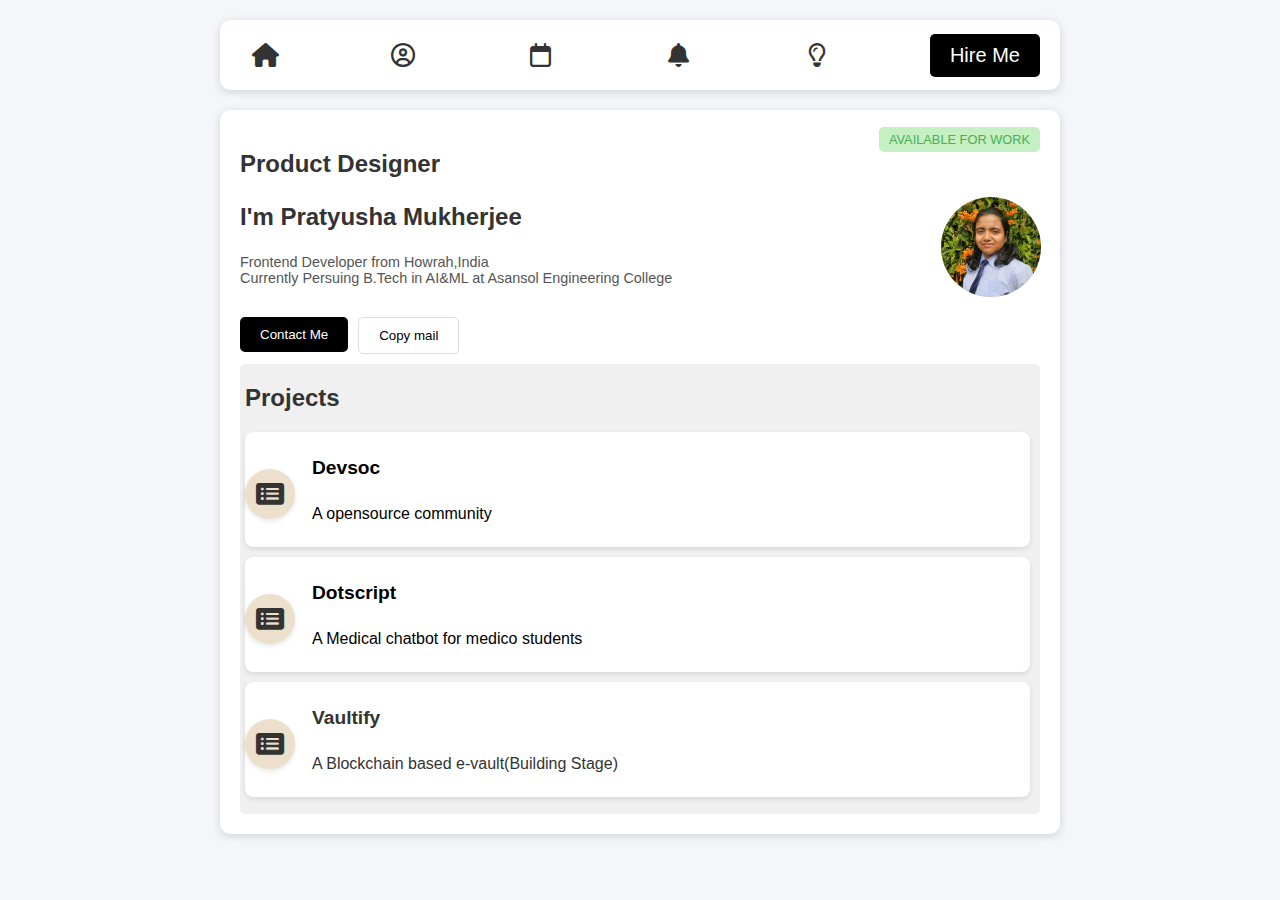
<file: index.html>
<!DOCTYPE html>
<html lang="en">
<head>
    <meta charset="UTF-8">
    <meta name="viewport" content="width=device-width, initial-scale=1.0">
    <title>Home Page</title>
    <link rel="stylesheet" href="https://cdnjs.cloudflare.com/ajax/libs/font-awesome/6.6.0/css/all.min.css">
    <link rel="stylesheet" href="style.css">
    <link rel="icon" type="image/png"  href="favicon.png">
    <script src="index.js" defer></script>
</head>
<body>
    <header>
        <div class="navbar">
            <div class="icons">
                <a href="index.html" target="_self" style="text-decoration: none;" title="Home Page">
                <i class="fa-solid fa-house"></i></a>
            </div>
            <div class="icons">
                <a href="profile.html" target="_self" style="text-decoration: none;" title="profile">
                <i class="fa-regular fa-circle-user"></i> </a>
            </div>
            <div class="icons">
                <a href="project.html" target="_self" style="text-decoration: none;" title="project">
                <i class="fa-regular fa-calendar"></i></a>
            </div>
            <div class="icons">
                <a href="social.html" target="_self" style="text-decoration: none;" title="social">
                <i class="fa-solid fa-bell"></i></a>
            </div>
            <div class="icons">
                <a href="index1.html" target="_self" style="text-decoration: none;" title="Night Mode">
                <i class="fa-regular fa-lightbulb"></i></a>
            </div>
            
           <a href="https://forms.gle/qaMEgGXBGHojqXLF7" target="_blank"> <button class="hire-me">Hire Me</button></a>
        </div>
    </header>

    <main>
        <div class="profile">
            <div class="section1">
                <div class="productdesigner">
                    <h2>Product Designer</h2>
                </div>
                <div class="status">
                    <span class="available">AVAILABLE FOR WORK</span>
                </div>
            </div>
            <div class="profile-header">
                <div class="info">
                    <h1>I'm Pratyusha Mukherjee</h1><br>
                    <p>Frontend Developer from Howrah,India <br>Currently Persuing B.Tech in AI&ML at Asansol Engineering College</p>  
                </div>
                <div class="img">
                <img src="avatar.jpg" alt="Profile Picture" class="avatar"></div>
            </div>
            <div class="profile-actions">
               <a href="https://www.linkedin.com/in/pratyusha-mukherjee-26693b257/"  target="_blank"><button class="btn hire-me-btn">Contact  Me</button></a>
                <button class="btn copy-email-btn"><a href="mailto:mukherjeepratyusha23@gmail.com"  style="text-decoration: none; color:black">Copy mail</a></button>
            </div>
        </div>
        <div class="section2">
        <div class="projectsname">
           <h2>Projects</h2>
           <!-- <button class="btn projects"><b>View all</b><i class="fa-solid fa-arrow-right"></i></button> -->
        </div>
    
        <div class="list">
            <div class="rectangle">
                <div class="iconlist">
                <i class="fa-solid fa-rectangle-list"></i></div>
                <a href="https://devsocofficial.netlify.app/" target="_blank" style="text-decoration: none; color:black">
                <div class="items">
                    <h4>Devsoc</h4>
                    A opensource community</div></a>
                </div>
                 
                <div class="rectangle">
                    <div class="iconlist">
                    <i class="fa-solid fa-rectangle-list"></i></div>
                    <a href="https://dotscript.netlify.app/" target="_blank" style="text-decoration: none; color:black">
                    <div class="items">
                        <h4>Dotscript</h4>
                        A Medical chatbot for medico students</div></a>
                    </div> 
                    
                <div class="rectangle">
                        <div class="iconlist">
                        <i class="fa-solid fa-rectangle-list"></i></div>
                        <div class="items">
                            <h4>Vaultify</h4>
                            A Blockchain based e-vault(Building Stage)</div>
                        </div>
                        
            </div>
        </div>
    </div>
    </main>
    
</body>
</html>
</file>
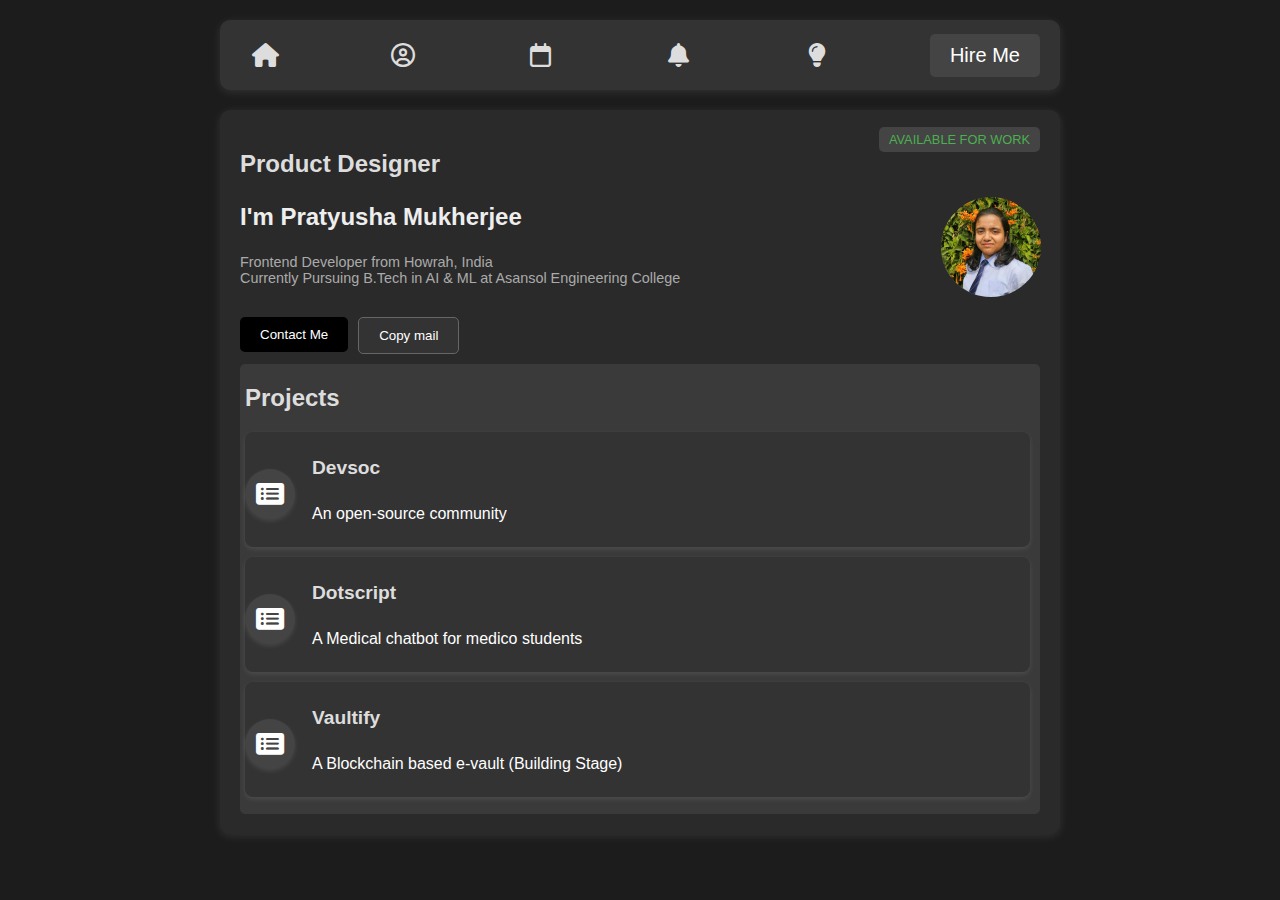
<file: index1.html>
<!DOCTYPE html>
<html lang="en">
<head>
    <meta charset="UTF-8">
    <meta name="viewport" content="width=device-width, initial-scale=1.0">
    <title>Home Page</title>
    <link rel="stylesheet" href="https://cdnjs.cloudflare.com/ajax/libs/font-awesome/6.6.0/css/all.min.css">
    <link rel="stylesheet" href="style1.css">
    <link rel="icon" type="image/png" href="favicon.png">
    <script src="index.js" defer></script>
</head>
<body>
    <header>
        <div class="navbar">
            <div class="icons">
                <a href="index1.html" target="_self" style="text-decoration: none;" title="Home Page">
                    <i class="fa-solid fa-house"></i>
                </a>
            </div>
            <div class="icons">
                <a href="profile1.html" target="_self" style="text-decoration: none;" title="Profile">
                    <i class="fa-regular fa-circle-user"></i>
                </a>
            </div>
            <div class="icons">
                <a href="project1.html" target="_self" style="text-decoration: none;" title="Projects">
                    <i class="fa-regular fa-calendar"></i>
                </a>
            </div>
            <div class="icons">
                <a href="social1.html" target="_self" style="text-decoration: none;" title="Social">
                    <i class="fa-solid fa-bell"></i>
                </a>
            </div>
            <div class="icons">
                <a href="index.html" target="_self" style="text-decoration: none;" >
                <i class="fa-solid fa-lightbulb mode-toggle" title="Day Mode"></i>
            </div></a>
            <a href="https://forms.gle/qaMEgGXBGHojqXLF7" target="_blank">
                <button class="hire-me">Hire Me</button>
            </a>
        </div>
    </header>

    <main>
        <div class="profile">
            <div class="section1">
                <div class="productdesigner">
                    <h2>Product Designer</h2>
                </div>
                <div class="status">
                    <span class="available">AVAILABLE FOR WORK</span>
                </div>
            </div>
            <div class="profile-header">
                <div class="info">
                    <h1>I'm Pratyusha Mukherjee</h1><br>
                    <p>Frontend Developer from Howrah, India<br>Currently Pursuing B.Tech in AI & ML at Asansol Engineering College</p>  
                </div>
                <div class="img">
                    <img src="avatar.jpg" alt="Profile Picture" class="avatar">
                </div>
            </div>
            <div class="profile-actions">
                <a href="https://www.linkedin.com/in/pratyusha-mukherjee-26693b257/" target="_blank">
                    <button class="btn hire-me-btn">Contact Me</button>
                </a>
                <button class="btn copy-email-btn">
                    <a href="mailto:mukherjeepratyusha23@gmail.com" style="text-decoration: none; color: white;">Copy mail</a>
                </button>
            </div>
        </div>
        <div class="section2">
            <div class="projectsname">
                <h2>Projects</h2>
            </div>
            <div class="list">
                <div class="rectangle">
                    <div class="iconlist">
                        <i class="fa-solid fa-rectangle-list"></i>
                    </div>
                    <a href="https://devsocofficial.netlify.app/" target="_blank" style="text-decoration: none; color: white;">
                        <div class="items">
                            <h4>Devsoc</h4>
                            An open-source community
                        </div>
                    </a>
                </div>
                <div class="rectangle">
                    <div class="iconlist">
                        <i class="fa-solid fa-rectangle-list"></i>
                    </div>
                    <a href="https://dotscript.netlify.app/" target="_blank" style="text-decoration: none; color: white;">
                        <div class="items">
                            <h4>Dotscript</h4>
                            A Medical chatbot for medico students
                        </div>
                    </a>
                </div>
                <div class="rectangle">
                    <div class="iconlist">
                        <i class="fa-solid fa-rectangle-list"></i>
                    </div>
                    <div class="items">
                        <h4>Vaultify</h4>
                        A Blockchain based e-vault (Building Stage)
                    </div>
                </div>
            </div>
        </div>
    </main>
</body>
</html>
</file>
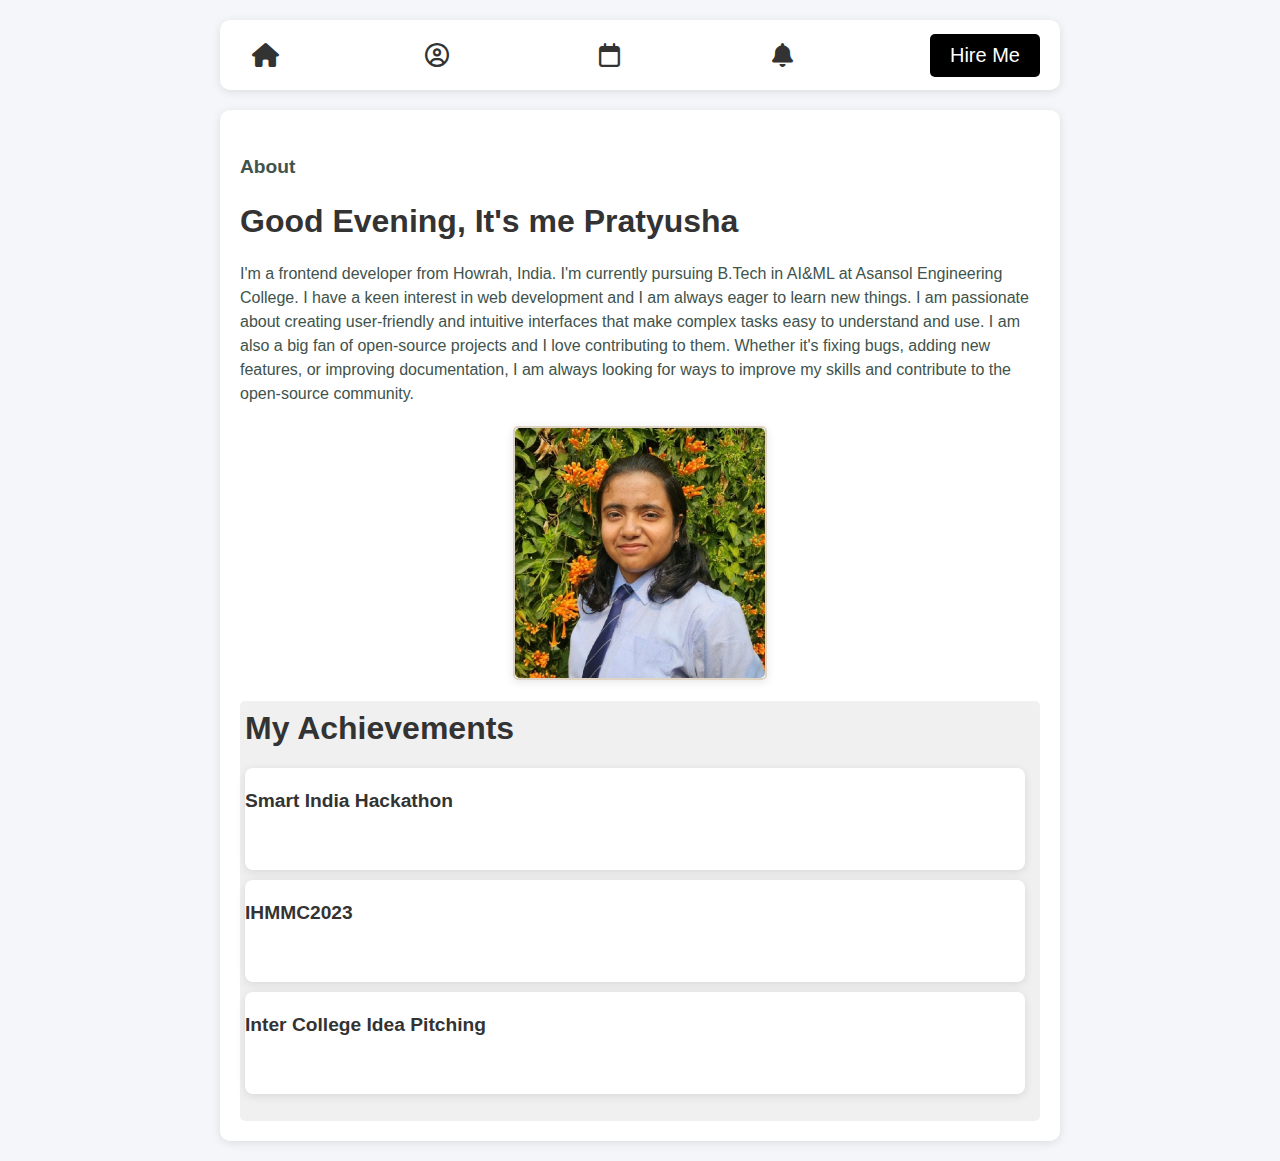
<file: profile.html>
<!DOCTYPE html>
<html lang="en">
<head>
    <meta charset="UTF-8">
    <meta name="viewport" content="width=device-width, initial-scale=1.0">
    <title>Profile</title>
    <link rel="stylesheet" href="https://cdnjs.cloudflare.com/ajax/libs/font-awesome/6.6.0/css/all.min.css">
    <link rel="stylesheet" href="profile.css">
    <link rel="icon" type="image/png"  href="favicon.png">
    <script src="profile.js" defer></script>

</head>
<body>
    <header>
        <div class="navbar">
            <div class="icons">
                <a href="index.html" target="_self" style="text-decoration: none;">
                <i class="fa-solid fa-house"></i></a>
            </div>
            <div class="icons">
                <a href="profile.html" target="_self" style="text-decoration: none;">
                <i class="fa-regular fa-circle-user"></i> </a>
            </div>
            <div class="icons">
                <a href="project.html" target="_self" style="text-decoration: none;">
                <i class="fa-regular fa-calendar"></i></a>
            </div>
            <div class="icons">
                <a href="social.html" target="_self" style="text-decoration: none;">
                <i class="fa-solid fa-bell"></i></a>
            </div>
            <a href="https://forms.gle/qaMEgGXBGHojqXLF7" target="_blank"> <button class="hire-me">Hire Me</button></a>
        </div>
        </div>
    </header>

    <main>
        <div class="profile">
            <h4>About</h4>
            <h1>It's me Pratyusha</h1>
            <p>I'm a frontend developer from Howrah, India. I'm currently pursuing B.Tech in AI&ML at Asansol Engineering College. I have a keen interest in web development and I am always eager to learn new things. I am passionate about creating user-friendly and intuitive interfaces that make complex tasks easy to understand and use. I am also a big fan of open-source projects and I love contributing to them. Whether it's fixing bugs, adding new features, or improving documentation, I am always looking for ways to improve my skills and contribute to the open-source community.</p>
             </div>
             <div class="img">
                <img src="avatar.jpg" alt="Profile Picture" class="avatar"></div>
            </div>
            
        <div class="achievements">
            <h1>My Achievements</h1>
                <div class="section">
                    <h3>Smart India Hackathon</h3>
                    <p>Me and my team achieved second position in Smart India Hackathon2023 from all over India </p>
                </div>
                <div class="section">
                    <h3>IHMMC2023</h3>
                    <p>Me and my team achieved First position in Innovative Hardware Model Making competiton(National)</p>
                </div>
                <div class="section">
                    <h3>Inter College Idea Pitching </h3>
                    <p>Me and my team achieved First position in Inter College Idea Pitching</p>
                </div>

            </div>

    </main>
</body>
</html>
</file>
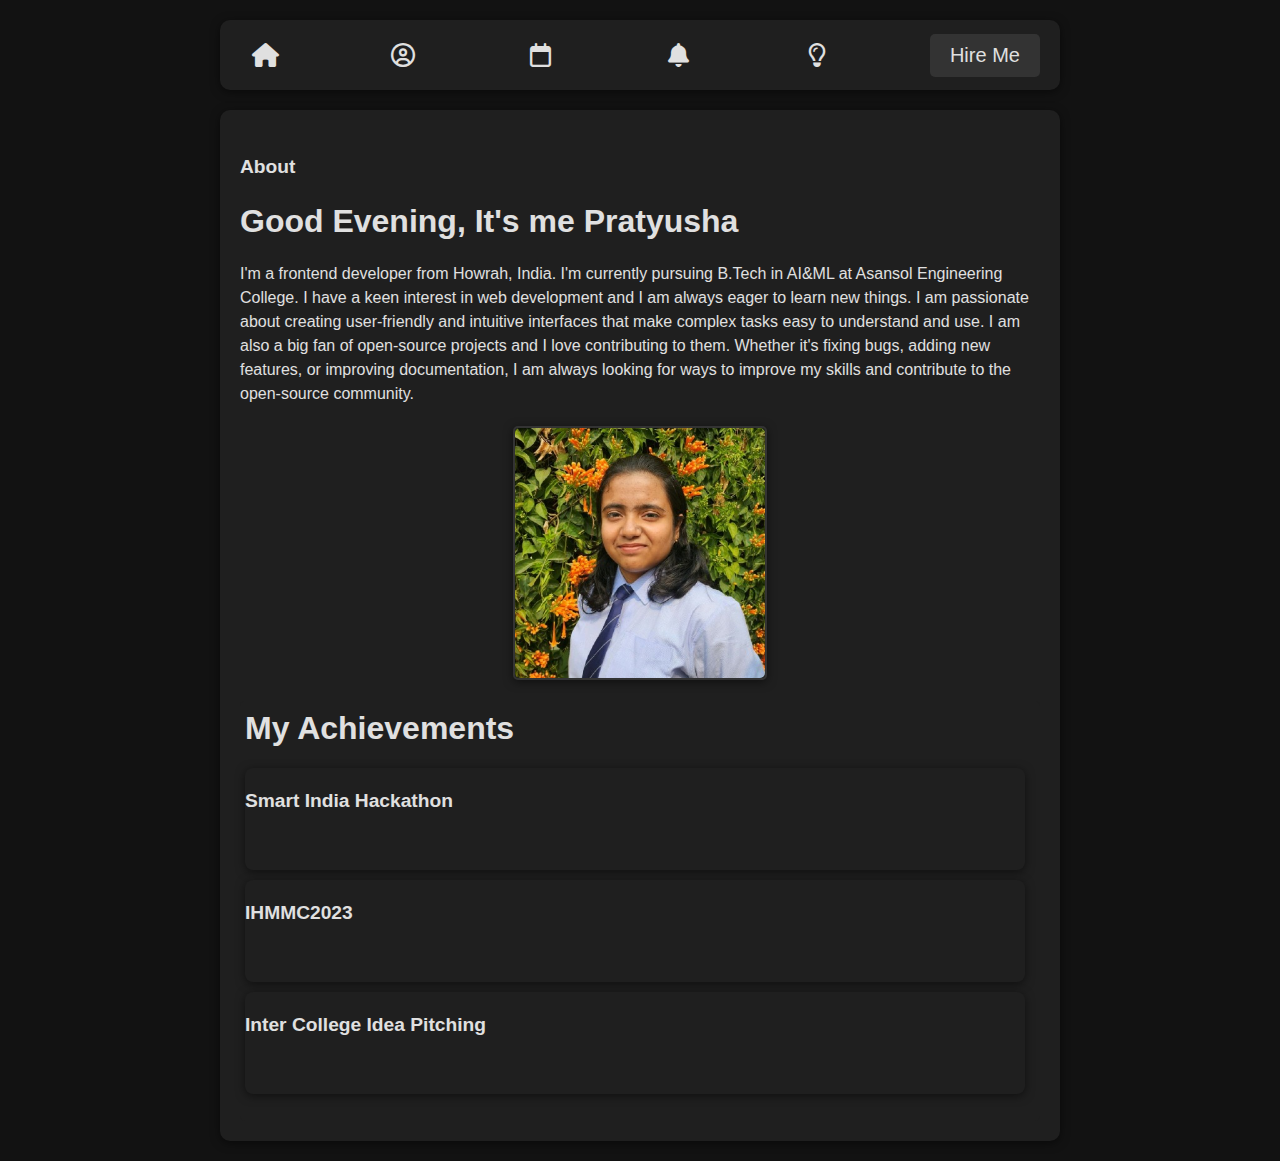
<file: profile1.html>
<!DOCTYPE html>
<html lang="en">
<head>
    <meta charset="UTF-8">
    <meta name="viewport" content="width=device-width, initial-scale=1.0">
    <title>Profile</title>
    <link rel="stylesheet" href="https://cdnjs.cloudflare.com/ajax/libs/font-awesome/6.6.0/css/all.min.css">
    <link rel="stylesheet" href="profile1.css">
    <link rel="icon" type="image/png"  href="favicon.png">
    <script src="profile.js" defer></script>

</head>
<body>
    <header>
        <div class="navbar">
            <div class="icons">
                <a href="index1.html" target="_self" style="text-decoration: none;">
                <i class="fa-solid fa-house"></i></a>
            </div>
            <div class="icons">
                <a href="profile1.html" target="_self" style="text-decoration: none;">
                <i class="fa-regular fa-circle-user"></i> </a>
            </div>
            <div class="icons">
                <a href="project1.html" target="_self" style="text-decoration: none;">
                <i class="fa-regular fa-calendar"></i></a>
            </div>
            <div class="icons">
                <a href="social1.html" target="_self" style="text-decoration: none;">
                <i class="fa-solid fa-bell"></i></a>
            </div>
            <div class="icons">
                <a href="profile.html" target="_self" style="text-decoration: none;" title="Day Mode">
                <i class="fa-regular fa-lightbulb"></i>
            </div></a>
            <a href="https://forms.gle/qaMEgGXBGHojqXLF7" target="_blank"> <button class="hire-me">Hire Me</button></a>
        </div>
        </div>
    </header>

    <main>
        <div class="profile">
            <h4>About</h4>
            <h1>It's me Pratyusha</h1>
            <p>I'm a frontend developer from Howrah, India. I'm currently pursuing B.Tech in AI&ML at Asansol Engineering College. I have a keen interest in web development and I am always eager to learn new things. I am passionate about creating user-friendly and intuitive interfaces that make complex tasks easy to understand and use. I am also a big fan of open-source projects and I love contributing to them. Whether it's fixing bugs, adding new features, or improving documentation, I am always looking for ways to improve my skills and contribute to the open-source community.</p>
             </div>
             <div class="img">
                <img src="avatar.jpg" alt="Profile Picture" class="avatar"></div>
            </div>
            
        <div class="achievements">
            <h1>My Achievements</h1>
                <div class="section">
                    <h3>Smart India Hackathon</h3>
                    <p>Me and my team achieved second position in Smart India Hackathon2023 from all over India </p>
                </div>
                <div class="section">
                    <h3>IHMMC2023</h3>
                    <p>Me and my team achieved First position in Innovative Hardware Model Making competiton(National)</p>
                </div>
                <div class="section">
                    <h3>Inter College Idea Pitching </h3>
                    <p>Me and my team achieved First position in Inter College Idea Pitching</p>
                </div>

            </div>

    </main>
</body>
</html>
</file>
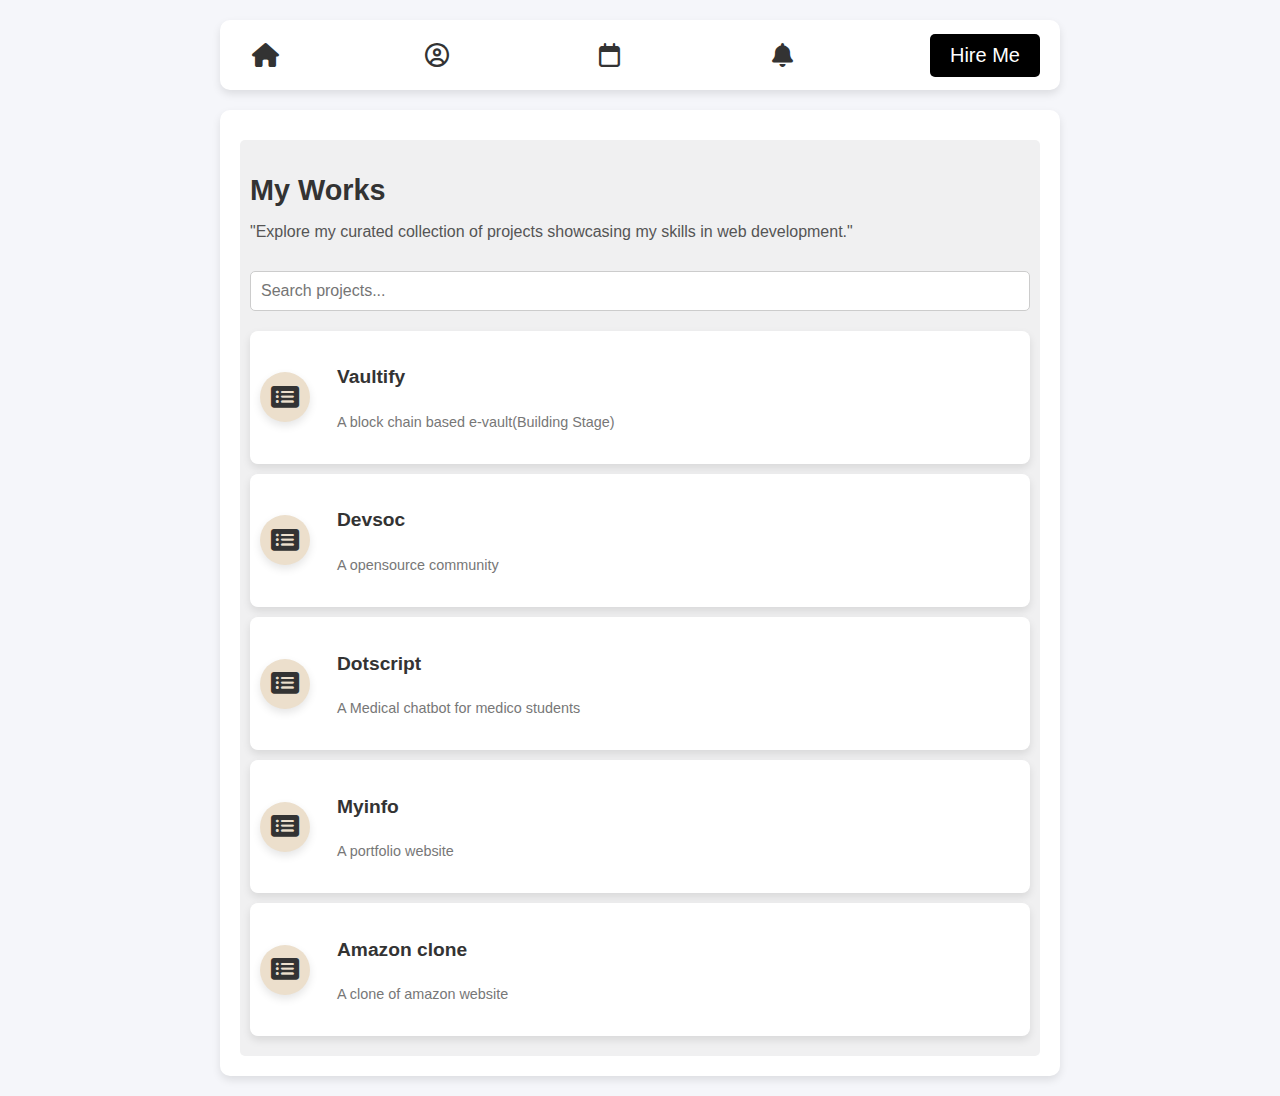
<file: project.html>
<!DOCTYPE html>
<html lang="en">
<head>
    <meta charset="UTF-8">
    <meta name="viewport" content="width=device-width, initial-scale=1.0">
    <title>Project</title>
    <link rel="stylesheet" href="Project.css">
    <link rel="stylesheet" href="https://cdnjs.cloudflare.com/ajax/libs/font-awesome/6.6.0/css/all.min.css">
    <link rel="icon" type="image/png" href="favicon.png">
    <script src="project.js" defer></script>
</head>
<body>
    <header>
        <div class="navbar">
            <div class="icons">
                <a href="index.html" target="_self" style="text-decoration: none;">
                    <i class="fa-solid fa-house"></i>
                </a>
            </div>
            <div class="icons">
                <a href="profile.html" target="_self" style="text-decoration: none;">
                    <i class="fa-regular fa-circle-user"></i>
                </a>
            </div>
            <div class="icons">
                <a href="project.html" target="_self" style="text-decoration: none;">
                    <i class="fa-regular fa-calendar"></i>
                </a>
            </div>
            <div class="icons">
                <a href="social.html" target="_self" style="text-decoration: none;">
                    <i class="fa-solid fa-bell"></i>
                </a>
            </div>
            <a href="https://forms.gle/qaMEgGXBGHojqXLF7" target="_blank">
                <button class="hire-me">Hire Me</button>
            </a>
        </div>
    </header>

    <main>
        <div class="section2">
            <div class="projectsname">
                <h2>My Works</h2>
                <p>"Explore my curated collection of projects showcasing my skills in web development."</p>
                <!-- <button class="btn projects"><b>View all</b><i class="fa-solid fa-arrow-right"></i></button> -->
            </div>
            <div class="list">
                <div class="rectangle">
                    <div class="iconlist">
                        <i class="fa-solid fa-rectangle-list"></i>
                    </div>
                    <div class="items">
                        <h4>Vaultify</h4>
                        A block chain based e-vault(Building Stage)
                    </div>
                </div>
                <div class="rectangle">
                    <div class="iconlist">
                        <i class="fa-solid fa-rectangle-list"></i>
                    </div>
                    <a href="https://devsocofficial.netlify.app/" target="_blank" style="text-decoration: none; color:black">
                        <div class="items">
                            <h4>Devsoc</h4>
                            A opensource community
                        </div>
                    </a>
                </div>
                <div class="rectangle">
                    <div class="iconlist">
                        <i class="fa-solid fa-rectangle-list"></i>
                    </div>
                    <a href="https://dotscript.netlify.app/" target="_blank" style="text-decoration: none; color:black">
                        <div class="items">
                            <h4>Dotscript</h4>
                            A Medical chatbot for medico students
                        </div>
                    </a>
                </div>
                <div class="rectangle">
                    <div class="iconlist">
                        <i class="fa-solid fa-rectangle-list"></i>
                    </div>
                    <a href="https://portfolioofmegha.netlify.app/" target="_blank" style="text-decoration: none; color:black">
                        <div class="items">
                            <h4>Myinfo</h4>
                            A portfolio website
                        </div>
                    </a>
                </div>
                <div class="rectangle">
                    <div class="iconlist">
                        <i class="fa-solid fa-rectangle-list"></i>
                    </div>
                    <a href="https://amazonlandingpagebymegha.netlify.app/" target="_blank" style="text-decoration: none; color:black">
                        <div class="items">
                            <h4>Amazon clone</h4>
                            A clone of amazon website
                        </div>
                    </a>
                </div>
            </div>
        </div>
    </main>
</body>
</html>
</file>
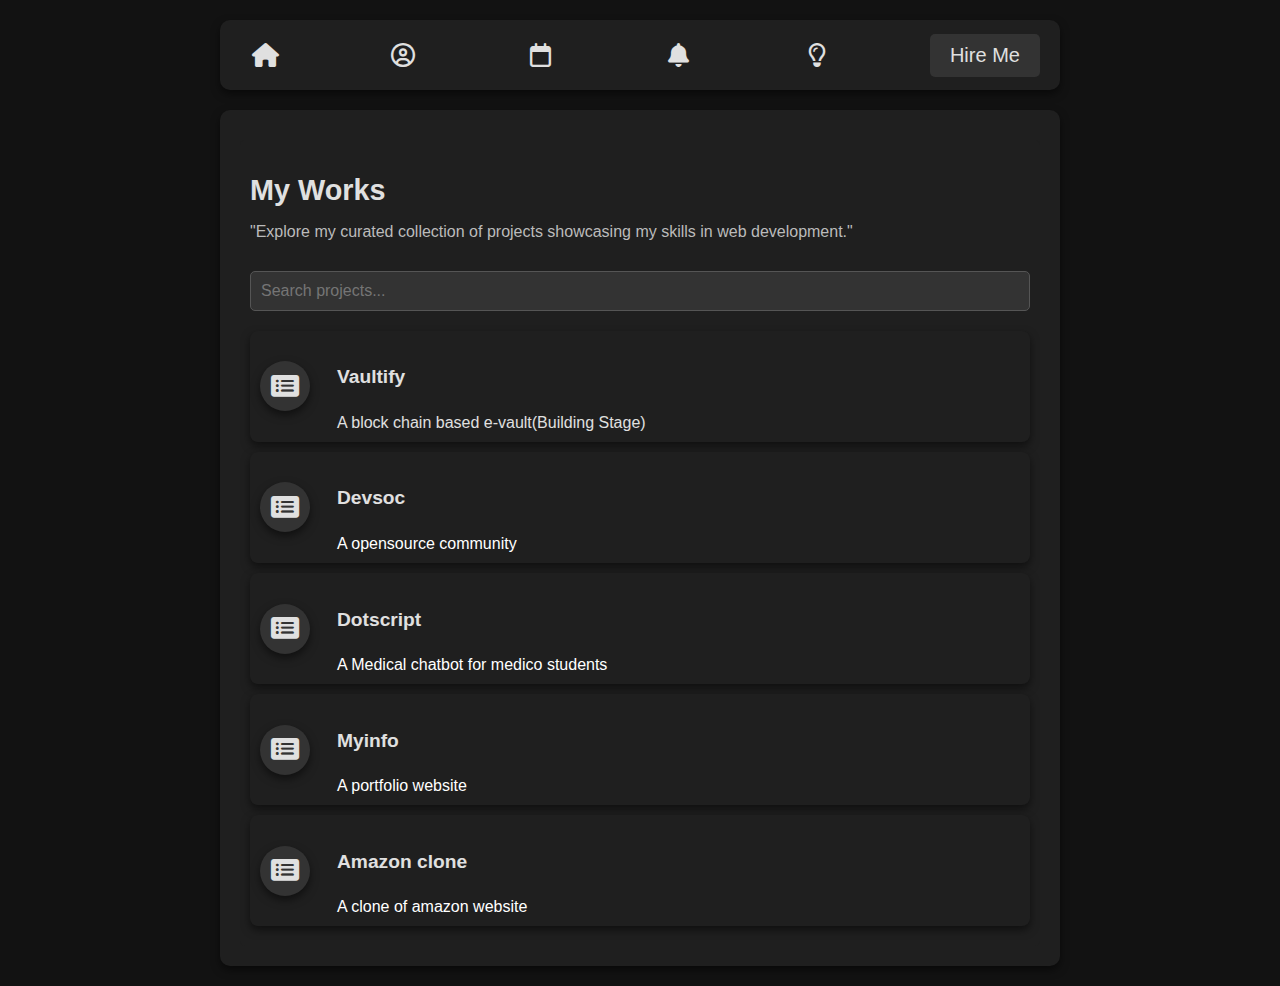
<file: project1.html>
<!DOCTYPE html>
<html lang="en">
<head>
    <meta charset="UTF-8">
    <meta name="viewport" content="width=device-width, initial-scale=1.0">
    <title>Project</title>
    <link rel="stylesheet" href="project1.css">
    <link rel="stylesheet" href="https://cdnjs.cloudflare.com/ajax/libs/font-awesome/6.6.0/css/all.min.css">
    <link rel="icon" type="image/png" href="favicon.png">
    <script src="project.js" defer></script>
</head>
<body>
    <header>
        <div class="navbar">
            <div class="icons">
                <a href="index1.html" target="_self" style="text-decoration: none;">
                    <i class="fa-solid fa-house"></i>
                </a>
            </div>
            <div class="icons">
                <a href="profile1.html" target="_self" style="text-decoration: none;">
                    <i class="fa-regular fa-circle-user"></i>
                </a>
            </div>
            <div class="icons">
                <a href="project1.html" target="_self" style="text-decoration: none;">
                    <i class="fa-regular fa-calendar"></i>
                </a>
            </div>
            <div class="icons">
                <a href="social1.html" target="_self" style="text-decoration: none;">
                    <i class="fa-solid fa-bell"></i>
                </a>
            </div>
            <div class="icons">
                <a href="project.html" target="_self" style="text-decoration: none;" title="Day Mode">
                <i class="fa-regular fa-lightbulb"></i></a>
            </div>
            <a href="https://forms.gle/qaMEgGXBGHojqXLF7" target="_blank">
                <button class="hire-me">Hire Me</button>
            </a>
        </div>
    </header>

    <main>
        <div class="section2">
            <div class="projectsname">
                <h2>My Works</h2>
                <p>"Explore my curated collection of projects showcasing my skills in web development."</p>
                <!-- <button class="btn projects"><b>View all</b><i class="fa-solid fa-arrow-right"></i></button> -->
            </div>
            <div class="list">
                <div class="rectangle">
                    <div class="iconlist">
                        <i class="fa-solid fa-rectangle-list"></i>
                    </div>
                    <div class="items">
                        <h4>Vaultify</h4>
                        A block chain based e-vault(Building Stage)
                    </div>
                </div>
                <div class="rectangle">
                    <div class="iconlist">
                        <i class="fa-solid fa-rectangle-list"></i>
                    </div>
                    <a href="https://devsocofficial.netlify.app/" target="_blank" style="text-decoration: none; color:white;">
                        <div class="items">
                            <h4>Devsoc</h4>
                            A opensource community
                        </div>
                    </a>
                </div>
                <div class="rectangle">
                    <div class="iconlist">
                        <i class="fa-solid fa-rectangle-list"></i>
                    </div>
                    <a href="https://dotscript.netlify.app/" target="_blank" style="text-decoration: none; color:white;">
                        <div class="items">
                            <h4>Dotscript</h4>
                            A Medical chatbot for medico students
                        </div>
                    </a>
                </div>
                <div class="rectangle">
                    <div class="iconlist">
                        <i class="fa-solid fa-rectangle-list"></i>
                    </div>
                    <a href="https://portfolioofmegha.netlify.app/" target="_blank" style="text-decoration: none; color:white;">
                        <div class="items">
                            <h4>Myinfo</h4>
                            A portfolio website
                        </div>
                    </a>
                </div>
                <div class="rectangle">
                    <div class="iconlist">
                        <i class="fa-solid fa-rectangle-list"></i>
                    </div>
                    <a href="https://amazonlandingpagebymegha.netlify.app/" target="_blank" style="text-decoration: none; color:white;">
                        <div class="items">
                            <h4>Amazon clone</h4>
                            A clone of amazon website
                        </div>
                    </a>
                </div>
            </div>
        </div>
    </main>
</body>
</html>
</file>
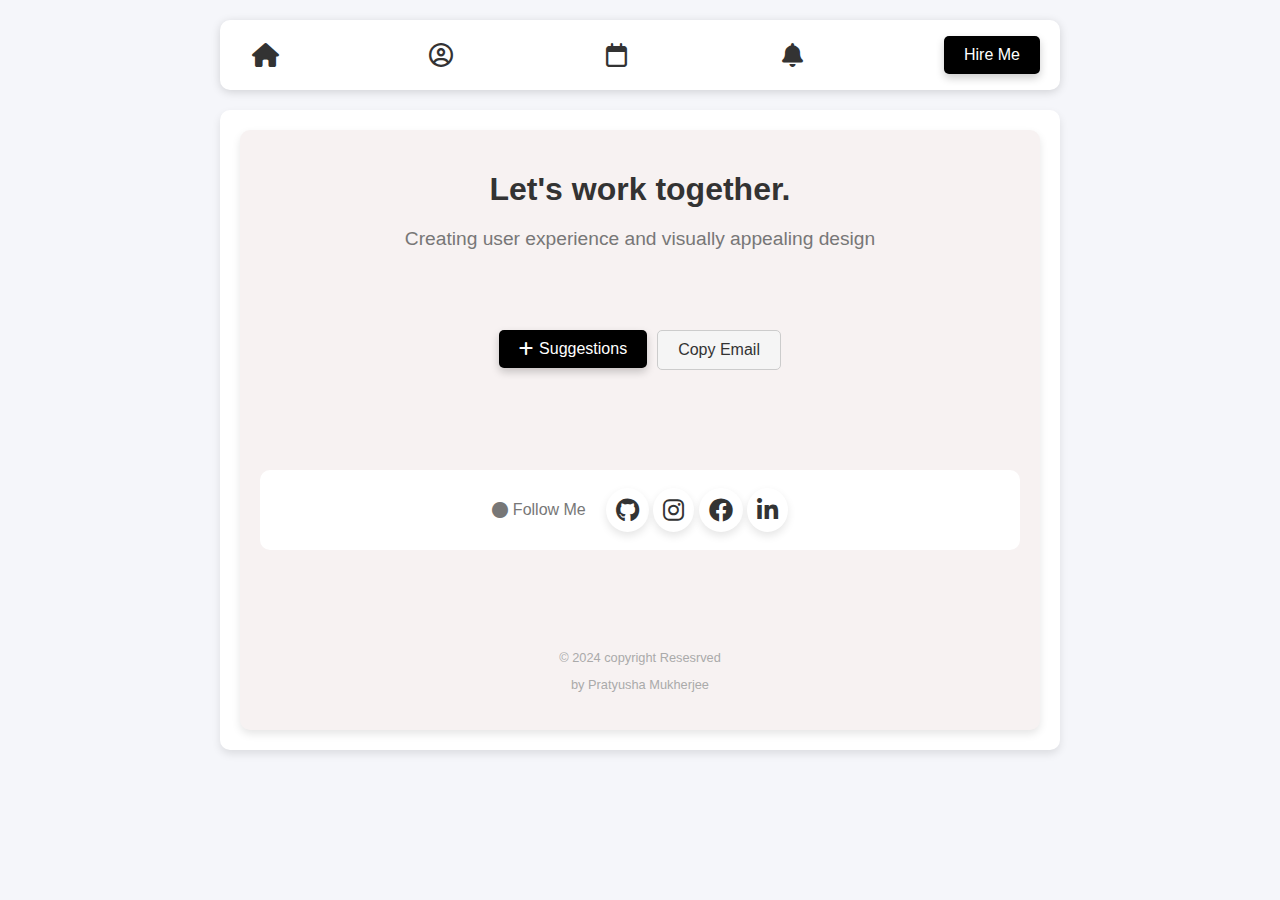
<file: social.html>
<!DOCTYPE html>
<html lang="en">
<head>
    <meta charset="UTF-8">
    <meta name="viewport" content="width=device-width, initial-scale=1.0">
    <title>Work Together</title>
    <link rel="stylesheet" href="social.css">
    <link rel="stylesheet" href="https://cdnjs.cloudflare.com/ajax/libs/font-awesome/6.0.0-beta3/css/all.min.css">
    <link rel="icon" type="image/png"  href="favicon.png">
    <script src="social.js" defer></script>

</head>
<body>
    <header>
        <div class="navbar">
            <div class="icons">
                <a href="index.html" target="_self" style="text-decoration: none;">
                <i class="fa-solid fa-house"></i></a>
            </div>
            <div class="icons">
                <a href="profile.html" target="_self" style="text-decoration: none;">
                <i class="fa-regular fa-circle-user"></i> </a>
            </div>
            <div class="icons">
                <a href="project.html" target="_self" style="text-decoration: none;">
                <i class="fa-regular fa-calendar"></i></a>
            </div>
            <div class="icons">
                <a href="social.html" target="_self" style="text-decoration: none;">
                <i class="fa-solid fa-bell"></i></a>
            </div>
            <a href="https://forms.gle/qaMEgGXBGHojqXLF7" target="_blank"> <button class="hire-me">Hire Me</button></a>
        </div>
    </header>

    <main>
    <div class="container">
        <section class="work-together">
            <h1>Let's work together.</h1>
            <p>Creating user experience and visually appealing design</p>
            <div class="actions">
                <a href="https://forms.gle/qv9g6qM8PkXYYrqF7" target="_blank">  <button class="hire-me">
                    <i class="fas fa-plus"></i>Suggestions
                </button></a>
                <button class="copy-email">
                    <a  href="mailto:mukherjeepratyusha23@gmail.com">Copy Email</a> 
                </button>
            </div>
        </section>

        <section class="follow-me">
            <p><i class="fas fa-circle"></i> Follow Me</p>
            <div class="social-icons">
                <a href="https://github.com/Pratyusha-Mukherjee"target="_blank" style="text-decoration: none;"><i class="fa-brands fa-github"></i>
                <a href="https://www.instagram.com/rhythm_of_nightingale/?hl=en"target="_blank" style="text-decoration: none;"><i class="fab fa-instagram"></i></a>
               <a href="https://www.facebook.com/profile.php?id=100080961663435&mibextid=kFxxJD"target="_blank" style="text-decoration: none;"> <i class="fa-brands fa-facebook"></i></a>
                <a href="https://www.linkedin.com/in/pratyusha-mukherjee-26693b257/"target="_blank" style="text-decoration: none;"><i class="fab fa-linkedin-in"></i></a>
            </div>
        </section>

        <footer>
            <p>© 2024 copyright Resesrved</p>
            <p>by Pratyusha Mukherjee</a></p>
        </footer>
    </div>
</main>
</body>
</html>
</file>
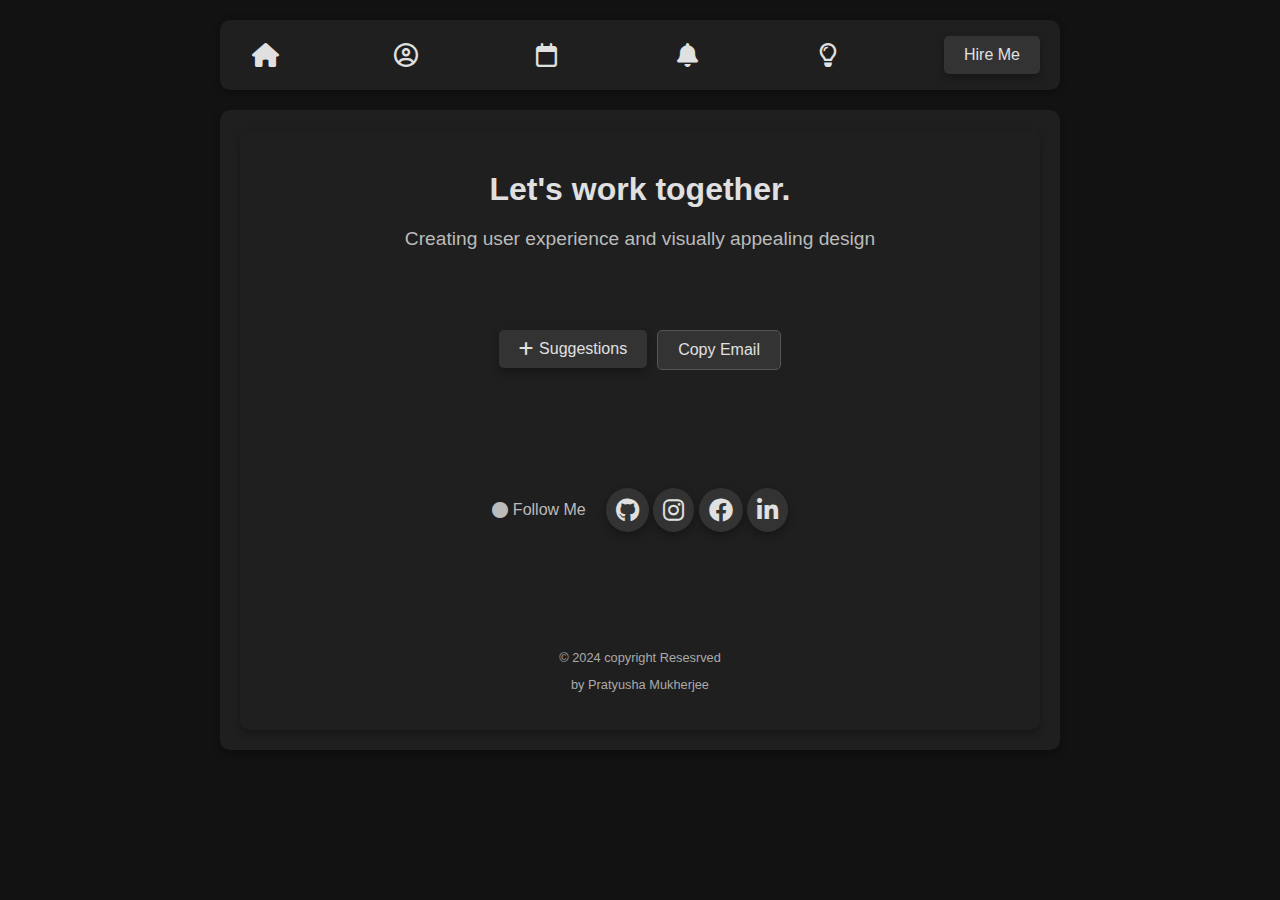
<file: social1.html>
<!DOCTYPE html>
<html lang="en">
<head>
    <meta charset="UTF-8">
    <meta name="viewport" content="width=device-width, initial-scale=1.0">
    <title>Work Together</title>
    <link rel="stylesheet" href="social1.css">
    <link rel="stylesheet" href="https://cdnjs.cloudflare.com/ajax/libs/font-awesome/6.0.0-beta3/css/all.min.css">
    <link rel="icon" type="image/png"  href="favicon.png">
    <script src="social.js" defer></script>

</head>
<body>
    <header>
        <div class="navbar">
            <div class="icons">
                <a href="index1.html" target="_self" style="text-decoration: none;">
                <i class="fa-solid fa-house"></i></a>
            </div>
            <div class="icons">
                <a href="profile1.html" target="_self" style="text-decoration: none;">
                <i class="fa-regular fa-circle-user"></i> </a>
            </div>
            <div class="icons">
                <a href="project1.html" target="_self" style="text-decoration: none;">
                <i class="fa-regular fa-calendar"></i></a>
            </div>
            <div class="icons">
                <a href="social1.html" target="_self" style="text-decoration: none;">
                <i class="fa-solid fa-bell"></i></a>
            </div>
            <div class="icons">
                <a href="social.html" target="_self" style="text-decoration: none;" title="Day Mode">
                <i class="fa-regular fa-lightbulb"></i>
            </div></a>
            <a href="https://forms.gle/qaMEgGXBGHojqXLF7" target="_blank"> <button class="hire-me">Hire Me</button></a>
        </div>
    </header>

    <main>
    <div class="container">
        <section class="work-together">
            <h1>Let's work together.</h1>
            <p>Creating user experience and visually appealing design</p>
            <div class="actions">
                <a href="https://forms.gle/qv9g6qM8PkXYYrqF7" target="_blank">  <button class="hire-me">
                    <i class="fas fa-plus"></i>Suggestions
                </button></a>
                <button class="copy-email">
                    <a  href="mailto:mukherjeepratyusha23@gmail.com">Copy Email</a> 
                </button>
            </div>
        </section>

        <section class="follow-me">
            <p><i class="fas fa-circle"></i> Follow Me</p>
            <div class="social-icons">
                <a href="https://github.com/Pratyusha-Mukherjee"target="_blank" style="text-decoration: none;"><i class="fa-brands fa-github"></i>
                <a href="https://www.instagram.com/rhythm_of_nightingale/?hl=en"target="_blank" style="text-decoration: none;"><i class="fab fa-instagram"></i></a>
               <a href="https://www.facebook.com/profile.php?id=100080961663435&mibextid=kFxxJD"target="_blank" style="text-decoration: none;"> <i class="fa-brands fa-facebook"></i></a>
                <a href="https://www.linkedin.com/in/pratyusha-mukherjee-26693b257/"target="_blank" style="text-decoration: none;"><i class="fab fa-linkedin-in"></i></a>
            </div>
        </section>

        <footer>
            <p>© 2024 copyright Resesrved</p>
            <p>by Pratyusha Mukherjee</a></p>
        </footer>
    </div>
</main>
</body>
</html>
</file>
<file: style.css>
body {
    background-color: #f5f6fa;
    font-family: 'Arial', sans-serif;
    color: #333;
    margin: 0;
    padding: 0;
    transition: background-color 0.3s ease;
    opacity: 0;
    transition: opacity 1s ease-in-out;
}
body.loaded {
    opacity: 1;
}


.navbar {
    display: flex;
    justify-content: space-between;
    align-items: center;
    padding: 10px 20px;
    background-color: white;
    border-radius: 10px;
    margin: 20px auto;
    max-width: 800px;
    box-shadow: 0 2px 10px rgba(0, 0, 0, 0.15);
    transition: box-shadow 0.3s ease;
}

.navbar:hover {
    box-shadow: 0 4px 20px rgba(0, 0, 0, 0.2);
}

.icons i {
    font-size: 24px;
    color: #333;
    width: 50px; 
    height: 50px;
    display: flex;
    align-items: center;
    justify-content: center;
    text-align: center;
    border-radius: 50%; 
    margin-right: 10px; 
    transition: background-color 0.3s ease, transform 0.3s ease;
}
.icons i:hover {
    background-color: rgb(223, 211, 195);
    transform: scale(1.1);
}

.hire-me {
    background-color: #000;
    color: white;
    border: none;
    padding: 10px 20px;
    border-radius: 5px;
    cursor: pointer;
    font-size: 20px;
    transition: background-color 0.3s ease, transform 0.3s ease;
}
.hire-me:hover {
    background-color: #333;
    transform: scale(1.05);
}

main {
    max-width: 800px;
    margin: 20px auto;
    background-color: white;
    padding: 20px;
    border-radius: 10px;
    box-shadow: 0 2px 10px rgba(0, 0, 0, 0.15);
    transition: box-shadow 0.3s ease;
}

.section1 {
    display: flex;
    justify-content: space-between;
}

.profile-header {
    display: flex;
    justify-content: space-between;
    align-items: center;
    gap: 20px;
}

.avatar {
    width: 100px;
    height: 100px;
    border-radius: 50%;
    transition: transform 0.3s ease;
}

.avatar:hover {
    transform: rotate(360deg);
}

.img {
    height: 95px;
    width: 95px;
    border: 2px solid rgb(223, 211, 195);
    border-radius: 50%;
    display: flex;
    justify-content: center;
    align-items: center;
}

.profile-header h1 {
    margin: 0;
    font-size: 1.5rem;
}

.profile-header p {
    margin: 5px 0;
    font-size: 0.9rem;
    color: #555;
}

.status .available {
    background-color: #c4f0c4;
    color: #4CAF50;
    padding: 5px 10px;
    border-radius: 5px;
    font-size: 0.8rem;
}


.profile-actions {
    display: flex;
    gap: 10px;
    margin-top: 20px;
}

.btn {
    padding: 10px 20px;
    border-radius: 5px;
    border: 1px solid #ddd;
    cursor: pointer;
    transition: background-color 0.3s, transform 0.3s;
}

.hire-me-btn {
    background-color: black;
    color: white;
    border: none;
}

.hire-me-btn:hover {
    background-color: #333;
    transform: scale(1.05);
}

.copy-email-btn {
    background-color: white;
    color: black;
    text-decoration: none;
}

.copy-email-btn:hover {
    background-color: #f0f0f0;
}

.section2 {
    background-color: #f0f0f1;
    margin-top: 10px;
    border-radius: 5px;
    padding-left: 5px;
    height: 450px;
}

.projectsname {
    display: flex;
    justify-content: space-between;
}

.projects {
    height: 30px;
    margin-top: 15px;
    background-color: white;
    box-shadow: 0 2px 10px rgba(0, 0, 0, 0.1);
    display: flex;
    justify-content: center;
    align-items: center;
    font-size: 1rem;
    transition: box-shadow 0.3s ease;
}

.projects:hover {
    box-shadow: 0 4px 20px rgba(0, 0, 0, 0.2);
}

/*Project area*/
.rectangle {
    display: flex;
    align-items: center;
    padding-right: 10px;
    margin-bottom: 10px; 
    margin-right: 10px;
    background-color: white;
    border-radius: 8px;
    box-shadow: 0 2px 5px rgba(0, 0, 0, 0.1);
    transition: box-shadow 0.3s ease, transform 0.3s ease;
}
.rectangle:hover {
    border: 2px solid #3C3D37;
    box-shadow: 0 4px 15px rgba(0, 0, 0, 0.2);
    transform: scale(1.05);
}

.iconlist {
    font-size: 25px;
    background-color: #ECDFCC;
    height: 50px;
    width: 50px;
    border-radius: 50%;
    box-shadow: 0 2px 5px rgba(0, 0, 0, 0.1);
    display: flex;
    justify-content: center;
    align-items: center;
    margin-top: 10px;
    margin-right: 5px;
}

.items {
    margin-left: 12px;
    justify-content: end;
    margin-bottom: 1.5rem;
}

.items h4 {
    font-size: 1.2rem;
}
.alert-box {
    position: fixed;
    bottom: 20px;
    left: 50%;
    transform: translateX(-50%);
    background-color: #4CAF50;
    color: white;
    padding: 10px 20px;
    border-radius: 5px;
    box-shadow: 0 0 10px rgba(0, 0, 0, 0.1);
    z-index: 1000;
    font-family: Arial, sans-serif;
}
</file>
<file: style1.css>
body {
    background-color: #1c1c1c; /* Dark background */
    font-family: 'Arial', sans-serif;
    color: #ddd; /* Lighter text color for contrast */
    margin: 0;
    padding: 0;
    transition: background-color 0.3s ease, color 0.3s ease;
    opacity: 0;
    transition: opacity 1s ease-in-out;
}
body.loaded {
    opacity: 1;
}


.navbar {
    display: flex;
    justify-content: space-between;
    align-items: center;
    padding: 10px 20px;
    background-color: #333; /* Darker navbar */
    border-radius: 10px;
    margin: 20px auto;
    max-width: 800px;
    box-shadow: 0 2px 10px rgba(255, 255, 255, 0.1);
    transition: box-shadow 0.3s ease;
}

.navbar:hover {
    box-shadow: 0 4px 20px rgba(255, 255, 255, 0.2);
}

.icons i {
    font-size: 24px;
    color: #ddd; /* Lighter icon color */
    width: 50px;
    height: 50px;
    display: flex;
    align-items: center;
    justify-content: center;
    text-align: center;
    border-radius: 50%;
    margin-right: 10px;
    transition: background-color 0.3s ease, transform 0.3s ease;
}
.icons i:hover {
    background-color: #555; /* Slightly lighter hover effect */
    transform: scale(1.1);
}

.hire-me {
    background-color: #444; /* Darker button background */
    color: white;
    border: none;
    padding: 10px 20px;
    border-radius: 5px;
    cursor: pointer;
    font-size: 20px;
    transition: background-color 0.3s ease, transform 0.3s ease;
}
.hire-me:hover {
    background-color:  rgb(162, 202, 113); /* Slightly lighter hover effect */
    transform: scale(1.05);
}

main {
    max-width: 800px;
    margin: 20px auto;
    background-color: #2a2a2a; /* Darker background for main content */
    padding: 20px;
    border-radius: 10px;
    box-shadow: 0 2px 10px rgba(255, 255, 255, 0.1);
    transition: box-shadow 0.3s ease;
}

.section1 {
    display: flex;
    justify-content: space-between;
}

.profile-header {
    display: flex;
    justify-content: space-between;
    align-items: center;
    gap: 20px;
}

.avatar {
    width: 100px;
    height: 100px;
    border-radius: 50%;
    transition: transform 0.3s ease;
}

.avatar:hover {
    transform: rotate(360deg);
}

.img {
    height: 95px;
    width: 95px;
    border: 2px solid #555; /* Darker border */
    border-radius: 50%;
    display: flex;
    justify-content: center;
    align-items: center;
}

.profile-header h1 {
    margin: 0;
    font-size: 1.5rem;
    color: #eee; /* Lighter text color */
}

.profile-header p {
    margin: 5px 0;
    font-size: 0.9rem;
    color: #aaa; /* Lighter secondary text */
}

.status .available {
    background-color: #444; /* Darker available status background */
    color: #4CAF50;
    padding: 5px 10px;
    border-radius: 5px;
    font-size: 0.8rem;
}

.profile-actions {
    display: flex;
    gap: 10px;
    margin-top: 20px;
}

.btn {
    padding: 10px 20px;
    border-radius: 5px;
    border: 1px solid #666; /* Darker border */
    cursor: pointer;
    transition: background-color 0.3s, transform 0.3s;
    background-color: #333; /* Darker button background */
    color: #ddd; /* Lighter button text */
}

.hire-me-btn {
    background-color: black;
    color: white;
    border: none;
}

.hire-me-btn:hover {
    background-color:  rgb(162, 202, 113);
    transform: scale(1.05);
}

.copy-email-btn {
    background-color: #333; /* Darker button background */
    color: white;
    text-decoration: none;
}

.copy-email-btn:hover {
    background-color: #444; /* Slightly lighter hover effect */
}

.section2 {
    background-color: #3a3a3a; /* Darker section background */
    margin-top: 10px;
    border-radius: 5px;
    padding-left: 5px;
    height: 450px;
}

.projectsname {
    display: flex;
    justify-content: space-between;
}

.projects {
    height: 30px;
    margin-top: 15px;
    background-color: #333; /* Darker background for projects */
    box-shadow: 0 2px 10px rgba(255, 255, 255, 0.1);
    display: flex;
    justify-content: center;
    align-items: center;
    font-size: 1rem;
    color: #ddd; /* Lighter text color */
    transition: box-shadow 0.3s ease;
}

.projects:hover {
    box-shadow: 0 4px 20px rgba(255, 255, 255, 0.2);
}

/*Project area*/
.rectangle {
    display: flex;
    align-items: center;
    padding-right: 10px;
    margin-bottom: 10px;
    margin-right: 10px;
    color:white;
    background-color: #333; /* Darker background for rectangles */
    border-radius: 8px;
    box-shadow: 0 2px 5px rgba(255, 255, 255, 0.1);
    transition: box-shadow 0.3s ease, transform 0.3s ease;
}
.rectangle:hover {
    border: 2px solid #4CAF50; /* Highlight on hover */
    box-shadow: 0 4px 15px rgba(255, 255, 255, 0.2);
    transform: scale(1.05);
}

.iconlist {
    font-size: 25px;
    background-color: #444; /* Darker icon background */
    height: 50px;
    width: 50px;
    border-radius: 50%;
    box-shadow: 0 2px 5px rgba(255, 255, 255, 0.1);
    display: flex;
    justify-content: center;
    align-items: center;
    margin-top: 10px;
    margin-right: 5px;
}

.items {
    margin-left: 12px;
    justify-content: end;
    margin-bottom: 1.5rem;
}

.items h4 {
    font-size: 1.2rem;
    color: #ddd; /* Lighter text color */
}

.alert-box {
    position: fixed;
    bottom: 20px;
    left: 50%;
    transform: translateX(-50%);
    background-color: #333; /* Darker alert box background */
    color: white;
    padding: 10px 20px;
    border-radius: 5px;
    box-shadow: 0 0 10px rgba(255, 255, 255, 0.1);
    z-index: 1000;
    font-family: Arial, sans-serif;
}
</file>
<file: profile.css>
body {
    background-color: #f5f6fa;
    font-family: 'Arial', sans-serif;
    color: #333;
    margin: 0;
    padding: 0;
    transition: background-color 0.3s ease;
    opacity: 0;
    transition: opacity 1s ease-in-out;
}
body.loaded {
    opacity: 1;
}
.navbar {
    display: flex;
    justify-content: space-between;
    align-items: center;
    padding: 10px 20px;
    background-color: white;
    border-radius: 10px;
    margin: 20px auto;
    max-width: 800px;
    box-shadow: 0 2px 10px rgba(0, 0, 0, 0.1);
    transition: box-shadow 0.3s ease;
}

.navbar:hover {
    box-shadow: 0 4px 20px rgba(0, 0, 0, 0.2);
}

.icons i {
    font-size: 24px;
    color: #333;
    width: 50px;
    height: 50px;
    display: flex;
    align-items: center;
    justify-content: center;
    text-align: center;
    border-radius: 50%;
    margin-right: 10px;
    transition: background-color 0.3s ease, transform 0.3s ease;
}

.icons i:hover {
    background-color: rgb(223, 211, 195);
    transform: scale(1.1);
}

.hire-me {
    background-color: #000;
    color: white;
    border: none;
    padding: 10px 20px;
    border-radius: 5px;
    cursor: pointer;
    font-size: 20px;
    transition: background-color 0.3s ease, transform 0.3s ease;
}

.hire-me:hover {
    background-color: #333;
    transform: scale(1.05);
}

main {
    max-width: 800px;
    margin: 20px auto;
    background-color: white;
    padding: 20px;
    border-radius: 10px;
    box-shadow: 0 2px 10px rgba(0, 0, 0, 0.1);
    transition: box-shadow 0.3s ease;
}

main:hover {
    box-shadow: 0 4px 20px rgba(0, 0, 0, 0.2);
}

.profile h4 {
    color: #40534C;
    font-size: 1.2rem;
    transition: color 0.3s ease;
}

.profile p {
    color: #40534C;
    line-height: 1.5em;
    transition: color 0.3s ease;
}

.img {
    width: 100%;
    max-width: 250px;
    height: auto;
    margin: 20px auto; 
    overflow: hidden;
    border-radius: 5px;
    box-shadow: 0 2px 10px rgba(0, 0, 0, 0.1);
    border: 2px solid rgb(223, 211, 195);
    display: flex;
    justify-content: center;
    align-items: center;
    transition: transform 0.3s ease;
}

.img img {
    width: 100%;
    height: auto;
    object-fit: cover; 
    transition: transform 0.3s ease;
      border-radius: 5px;
}

.img:hover {
    transform: scale(1.05);
}


@media (max-width: 768px) {
    .img {
        max-width: 150px; 
    }
}

@media (max-width: 480px) {
    .img {
        max-width: 130px;
    }
}

.achievements {
    background-color: #f0f0f1;
    margin-top: 10px;
    border-radius: 5px;
    padding-left: 5px;
    height: 420px;
}

.achievements h1 {
    padding-top: 9px;
    transition: color 0.3s ease;
}

.section {
    height: 100px;
    padding-top: 2px;
    padding-right: 10px;
    margin-top: 9px;
    margin-bottom: 10px;
    margin-right: 15px;
    background-color: white;
    border-radius: 8px;
    box-shadow: 0 2px 10px rgba(0, 0, 0, 0.1);
    transition: box-shadow 0.3s ease, transform 0.3s ease;
}

.section:hover {
    box-shadow: 0 4px 15px rgba(0, 0, 0, 0.2);
    transform: scale(1.02);
}

.section h3 {
    font-size: 1.2rem;
}

.section p {
    font-size: 1rem;
}
.section h3 {
    cursor: pointer;
    transition: color 0.3s ease;
}

.section h3.expanded {
    color: #4CAF50;
}

.section p {
    transition: all 0.3s ease;
    margin-top: 10px;
}
</file>
<file: profile1.css>
body {
    background-color: #121212; /* Dark background for night mode */
    font-family: 'Arial', sans-serif;
    color: #e0e0e0; /* Light text color for readability */
    margin: 0;
    padding: 0;
    transition: background-color 0.3s ease;
    opacity: 0;
    transition: opacity 1s ease-in-out;
}
body.loaded {
    opacity: 1;
}

.navbar {
    display: flex;
    justify-content: space-between;
    align-items: center;
    padding: 10px 20px;
    background-color: #1f1f1f; /* Darker background for navbar */
    border-radius: 10px;
    margin: 20px auto;
    max-width: 800px;
    box-shadow: 0 2px 10px rgba(0, 0, 0, 0.5); /* Darker shadow for night mode */
    transition: box-shadow 0.3s ease;
}

.navbar:hover {
    box-shadow: 0 4px 20px rgba(0, 0, 0, 0.7); /* Darker shadow on hover */
}

.icons i {
    font-size: 24px;
    color: #e0e0e0; /* Light icon color */
    width: 50px;
    height: 50px;
    display: flex;
    align-items: center;
    justify-content: center;
    text-align: center;
    border-radius: 50%;
    margin-right: 10px;
    transition: background-color 0.3s ease, transform 0.3s ease;
}

.icons i:hover {
    background-color: #333; /* Darker background on hover */
    transform: scale(1.1);
}

.hire-me {
    background-color: #333; /* Darker background for button */
    color: #e0e0e0; /* Light text color */
    border: none;
    padding: 10px 20px;
    border-radius: 5px;
    cursor: pointer;
    font-size: 20px;
    transition: background-color 0.3s ease, transform 0.3s ease;
}

.hire-me:hover {
    background-color: #555; /* Slightly lighter on hover */
    transform: scale(1.05);
}

main {
    max-width: 800px;
    margin: 20px auto;
    background-color: #1f1f1f; /* Dark background for main content */
    padding: 20px;
    border-radius: 10px;
    box-shadow: 0 2px 10px rgba(0, 0, 0, 0.5); /* Darker shadow for night mode */
    transition: box-shadow 0.3s ease;
}

main:hover {
    box-shadow: 0 4px 20px rgba(0, 0, 0, 0.7); /* Darker shadow on hover */
}

.profile h4 {
    color: #e0e0e0; /* Light text color */
    font-size: 1.2rem;
    transition: color 0.3s ease;
}

.profile p {
    color: #e0e0e0; /* Light text color */
    line-height: 1.5em;
    transition: color 0.3s ease;
}

.img {
    width: 100%;
    max-width: 250px;
    height: auto;
    margin: 20px auto; 
    overflow: hidden;
    border-radius: 5px;
    box-shadow: 0 2px 10px rgba(0, 0, 0, 0.5); /* Darker shadow for night mode */
    border: 2px solid #333; /* Dark border */
    display: flex;
    justify-content: center;
    align-items: center;
    transition: transform 0.3s ease;
}

.img img {
    width: 100%;
    height: auto;
    object-fit: cover; 
    transition: transform 0.3s ease;
    border-radius: 5px;
}

.img:hover {
    transform: scale(1.05);
}

@media (max-width: 768px) {
    .img {
        max-width: 150px; 
    }
}

@media (max-width: 480px) {
    .img {
        max-width: 130px;
    }
}

.achievements {
    background-color: #1f1f1f; /* Dark background for achievements section */
    margin-top: 10px;
    border-radius: 5px;
    padding-left: 5px;
    height: 420px;
}

.achievements h1 {
    padding-top: 9px;
    color: #e0e0e0; /* Light text color */
    transition: color 0.3s ease;
}

.section {
    height: 100px;
    padding-top: 2px;
    padding-right: 10px;
    margin-top: 9px;
    margin-bottom: 10px;
    margin-right: 15px;
    background-color: #1f1f1f; /* Dark background for section */
    border-radius: 8px;
    box-shadow: 0 2px 10px rgba(0, 0, 0, 0.5); /* Darker shadow for night mode */
    transition: box-shadow 0.3s ease, transform 0.3s ease;
}

.section:hover {
    box-shadow: 0 4px 15px rgba(0, 0, 0, 0.7); /* Darker shadow on hover */
    transform: scale(1.02);
}

.section h3 {
    font-size: 1.2rem;
    color: #e0e0e0; /* Light text color */
    cursor: pointer;
    transition: color 0.3s ease;
}

.section h3.expanded {
    color: #4CAF50; /* Highlight color */
}

.section p {
    font-size: 1rem;
    color: #e0e0e0; /* Light text color */
    transition: all 0.3s ease;
    margin-top: 10px;
}
</file>
<file: Project.css>
body {
  background-color: #f5f6fa;
  font-family: 'Arial', sans-serif;
  color: #333;
  margin: 0;
  padding: 0;
  opacity: 0;
  transition: opacity 1s ease-in-out;
}
body.loaded {
  opacity: 1;
}
.navbar {
  display: flex;
  justify-content: space-between;
  align-items: center;
  padding: 10px 20px;
  background-color: white;
  border-radius: 10px;
  margin: 20px auto;
  max-width: 800px;
  box-shadow: 0 4px 8px rgba(0, 0, 0, 0.1);
  transition: box-shadow 0.3s ease, transform 0.3s ease;
}

.navbar:hover {
  box-shadow: 0 8px 16px rgba(0, 0, 0, 0.2);
  transform: translateY(-2px);
}

.icons i {
  font-size: 24px;
  color: #333;
  width: 50px;
  height: 50px;
  display: flex;
  align-items: center;
  justify-content: center;
  text-align: center;
  border-radius: 50%;
  margin-right: 10px;
  transition: background-color 0.3s ease, transform 0.3s ease;
}

.icons i:hover {
  background-color: rgb(223, 211, 195);
  transform: scale(1.1);
}

.hire-me {
  background-color: #000;
  color: white;
  border: none;
  padding: 10px 20px;
  border-radius: 5px;
  cursor: pointer;
  font-size: 20px;
  transition: background-color 0.3s ease, transform 0.3s ease;
}

.hire-me:hover {
  background-color: #333;
  transform: scale(1.05);
}

main {
  max-width: 800px;
  margin: 20px auto;
  background-color: white;
  padding: 20px;
  border-radius: 10px;
  box-shadow: 0 4px 8px rgba(0, 0, 0, 0.1);
  height: auto;
  min-height: 80vh;
  transition: box-shadow 0.3s ease, transform 0.3s ease;
}

main:hover {
  box-shadow: 0 8px 16px rgba(0, 0, 0, 0.2);
  transform: translateY(-2px);
}

.section2 {
  background-color: #f0f0f1;
  margin-top: 10px;
  border-radius: 5px;
  padding: 10px;
}

.projectsname h2 {
  font-size: 1.8rem;
  color: #333;
  margin-bottom: 10px;
}

.projectsname p {
  font-size: 1rem;
  color: #555;
  margin-bottom: 15px;
}

.list {
  margin-top: 20px;
}

.rectangle {
  display: flex;
  align-items: center;
  padding: 10px;
  margin-bottom: 10px;
  background-color: white;
  border-radius: 8px;
  box-shadow: 0 4px 8px rgba(0, 0, 0, 0.1);
  transition: border 0.3s ease, transform 0.3s ease, box-shadow 0.3s ease;
}

.rectangle:hover {
  border: 2px solid #3C3D37;
  transform: translateY(-2px);
  box-shadow: 0 8px 16px rgba(0, 0, 0, 0.2);
}

.iconlist {
  font-size: 25px;
  background-color: #ECDFCC;
  height: 50px;
  width: 50px;
  border-radius: 50%;
  box-shadow: 0 4px 8px rgba(0, 0, 0, 0.1);
  display: flex;
  justify-content: center;
  align-items: center;
  margin-right: 15px;
  transition: transform 0.3s ease, box-shadow 0.3s ease;
}

.iconlist:hover {
  transform: scale(1.1);
  box-shadow: 0 8px 16px rgba(0, 0, 0, 0.2);
}

.items {
  margin-left: 12px;
}

.items h4 {
  font-size: 1.2rem;
  color: #333;
}

.items {
  font-size: 0.9rem;
  color: #777;
  margin-bottom: 1.5rem;
}
.search-input {
  width: 100%;
  padding: 10px;
  margin-top: 15px;
  border-radius: 5px;
  border: 1px solid #ccc;
  font-size: 16px;
  box-sizing: border-box;
}

.alert-box {
  position: fixed;
  bottom: 20px;
  left: 50%;
  transform: translateX(-50%);
  background-color: #4CAF50;
  color: white;
  padding: 10px 20px;
  border-radius: 5px;
  box-shadow: 0 0 10px rgba(0, 0, 0, 0.1);
  z-index: 1000;
  font-family: Arial, sans-serif;
  opacity: 0;
  animation: fadeInOut 3s forwards;
}

@keyframes fadeInOut {
  0% { opacity: 0; }
  10% { opacity: 1; }
  90% { opacity: 1; }
  100% { opacity: 0; }
}
</file>
<file: project1.css>
body {
    background-color: #121212; /* Dark background for night mode */
    font-family: 'Arial', sans-serif;
    color: #e0e0e0; /* Light text color for readability */
    margin: 0;
    padding: 0;
    opacity: 0;
    transition: opacity 1s ease-in-out;
  }
  body.loaded {
    opacity: 1;
  }
  
  .navbar {
    display: flex;
    justify-content: space-between;
    align-items: center;
    padding: 10px 20px;
    background-color: #1f1f1f; /* Darker background for navbar */
    border-radius: 10px;
    margin: 20px auto;
    max-width: 800px;
    box-shadow: 0 4px 8px rgba(0, 0, 0, 0.5); /* Darker shadow for night mode */
    transition: box-shadow 0.3s ease, transform 0.3s ease;
  }
  
  .navbar:hover {
    box-shadow: 0 8px 16px rgba(0, 0, 0, 0.7); /* Darker shadow on hover */
    transform: translateY(-2px);
  }
  
  .icons i {
    font-size: 24px;
    color: #e0e0e0; /* Light icon color */
    width: 50px;
    height: 50px;
    display: flex;
    align-items: center;
    justify-content: center;
    text-align: center;
    border-radius: 50%;
    margin-right: 10px;
    transition: background-color 0.3s ease, transform 0.3s ease;
  }
  
  .icons i:hover {
    background-color: #333; /* Darker background on hover */
    transform: scale(1.1);
  }
  
  .hire-me {
    background-color: #333; /* Darker background for button */
    color: #e0e0e0; /* Light text color */
    border: none;
    padding: 10px 20px;
    border-radius: 5px;
    cursor: pointer;
    font-size: 20px;
    transition: background-color 0.3s ease, transform 0.3s ease;
  }
  
  .hire-me:hover {
    background-color: rgb(162, 202, 113); /* Slightly lighter on hover */
    transform: scale(1.05);
  }
  
  main {
    max-width: 800px;
    margin: 20px auto;
    background-color: #1f1f1f; /* Dark background for main content */
    padding: 20px;
    border-radius: 10px;
    box-shadow: 0 4px 8px rgba(0, 0, 0, 0.5); /* Darker shadow for night mode */
    height: auto;
    min-height: 80vh;
    transition: box-shadow 0.3s ease, transform 0.3s ease;
  }
  
  main:hover {
    box-shadow: 0 8px 16px rgba(0, 0, 0, 0.7); /* Darker shadow on hover */
    transform: translateY(-2px);
  }
  
  .section2 {
    background-color: #1f1f1f; /* Dark background for section */
    margin-top: 10px;
    border-radius: 5px;
    padding: 10px;
  }
  
  .projectsname h2 {
    font-size: 1.8rem;
    color: #e0e0e0; /* Light text color */
    margin-bottom: 10px;
  }
  
  .projectsname p {
    font-size: 1rem;
    color: #bbb; /* Lighter text color */
    margin-bottom: 15px;
  }
  
  .list {
    margin-top: 20px;
  }
  
  .rectangle {
    display: flex;
    align-items: center;
    padding: 10px;
    margin-bottom: 10px;
    background-color: #1f1f1f; /* Darker background for rectangle */
    border-radius: 8px;
    box-shadow: 0 4px 8px rgba(0, 0, 0, 0.5); /* Darker shadow for night mode */
    transition: border 0.3s ease, transform 0.3s ease, box-shadow 0.3s ease;
  }
  
  .rectangle:hover {
    border: 2px solid rgb(162, 202, 113); /* Light border on hover */
    transform: translateY(-2px);
    box-shadow: 0 8px 16px rgba(0, 0, 0, 0.7); /* Darker shadow on hover */
  }
  
  .iconlist {
    font-size: 25px;
    background-color: #333; /* Darker background for icon list */
    height: 50px;
    width: 50px;
    border-radius: 50%;
    box-shadow: 0 4px 8px rgba(0, 0, 0, 0.5); /* Darker shadow for night mode */
    display: flex;
    justify-content: center;
    align-items: center;
    margin-right: 15px;
    transition: transform 0.3s ease, box-shadow 0.3s ease;
  }
  
  .iconlist:hover {
    transform: scale(1.1);
    box-shadow: 0 8px 16px rgba(0, 0, 0, 0.7); /* Darker shadow on hover */
  }
  
  .items {
    margin-left: 12px;
  }
  
  .items h4 {
    font-size: 1.2rem;
    color: #e0e0e0; /* Light text color */
  }
  
  .items p {
    font-size: 0.9rem;
    color: #bbb; /* Lighter text color */
    margin-bottom: 1.5rem;
  }
  
  .search-input {
    width: 100%;
    padding: 10px;
    margin-top: 15px;
    border-radius: 5px;
    border: 1px solid #555; /* Darker border for input */
    font-size: 16px;
    box-sizing: border-box;
    background-color: #333; /* Darker background for input */
    color: #e0e0e0; /* Light text color */
  }
  
  .alert-box {
    position: fixed;
    bottom: 20px;
    left: 50%;
    transform: translateX(-50%);
    background-color: #4CAF50;
    color: white;
    padding: 10px 20px;
    border-radius: 5px;
    box-shadow: 0 0 10px rgba(0, 0, 0, 0.5); /* Darker shadow for night mode */
    z-index: 1000;
    font-family: Arial, sans-serif;
    opacity: 0;
    animation: fadeInOut 3s forwards;
  }
  
  @keyframes fadeInOut {
    0% { opacity: 0; }
    10% { opacity: 1; }
    90% { opacity: 1; }
    100% { opacity: 0; }
  }
</file>
<file: social.css>
body {
    background-color: #f5f6fa;
    font-family: 'Arial', sans-serif;
    color: #333;
    margin: 0;
    padding: 0;
    transition: background-color 0.3s ease;
    opacity: 0;
    transition: opacity 1s ease-in-out;
}
body.loaded {
    opacity: 1;
}

.navbar {
    display: flex;
    justify-content: space-between;
    align-items: center;
    padding: 10px 20px;
    background-color: white;
    border-radius: 10px;
    margin: 20px auto;
    max-width: 800px;
    box-shadow: 0 2px 10px rgba(0, 0, 0, 0.15);
    transition: box-shadow 0.3s ease;
}

.navbar:hover {
    box-shadow: 0 4px 20px rgba(0, 0, 0, 0.2);
}

.icons i {
    font-size: 24px;
    color: #333;
    width: 50px; 
    height: 50px;
    display: flex;
    align-items: center;
    justify-content: center;
    text-align: center;
    border-radius: 50%; 
    margin-right: 10px; 
    transition: background-color 0.3s ease, transform 0.3s ease;
}
.icons i:hover {
    background-color: rgb(223, 211, 195);
    transform: scale(1.1);
}

.hire-me {
    background-color: #000;
    color: white;
    border: none;
    padding: 10px 20px;
    border-radius: 5px;
    cursor: pointer;
    font-size: 20px;
    transition: background-color 0.3s ease, transform 0.3s ease;
}
.hire-me:hover {
    background-color: #333;
    transform: scale(1.05);
}


main {
    max-width: 800px;
    margin: 20px auto;
    background-color: white;
    padding: 20px;
    border-radius: 10px;
    box-shadow: 0 4px 8px rgba(0, 0, 0, 0.1);
    height: 600px;
    transition: box-shadow 0.3s ease, transform 0.3s ease;
}

main:hover {
    box-shadow: 0 8px 16px rgba(0, 0, 0, 0.2);
    transform: translateY(-2px);
}

.container {
    height: 560px;
    text-align: center;
    background-color: #f7f2f2;
    padding: 20px;
    border-radius: 10px;
    box-shadow: 0 4px 8px rgba(0, 0, 0, 0.1);
}

.work-together h1 {
    font-size: 2em;
    margin-bottom: 10px;
    color: #333;
    transition: color 0.3s ease;
}

.work-together p {
    font-size: 1.2em;
    color: #777;
    margin-bottom: 20px;
}

.actions {
    display: flex;
    justify-content: center;
    gap: 10px;
    margin-top: 80px;
}

.hire-me, .copy-email {
    border: none;
    padding: 10px 20px;
    font-size: 1em;
    border-radius: 5px;
    cursor: pointer;
    display: flex;
    align-items: center;
    gap: 5px;
    transition: transform 0.3s ease, box-shadow 0.3s ease;
}

.hire-me {
    background-color: #000;
    color: #fff;
    box-shadow: 0 4px 8px rgba(0, 0, 0, 0.2);
}

.hire-me:hover, .copy-email:hover {
    transform: translateY(-2px);
    box-shadow: 0 8px 16px rgba(0, 0, 0, 0.2);
}

.copy-email {
    background-color: #f5f5f5;
    color: #555;
    border: 1px solid #ccc;
}

.follow-me {
    margin-top: 100px;
    padding: 15px;
    background-color: white;
    border-radius: 10px;
    display: flex;
    justify-content: center;
    align-items: center;
    gap: 20px;
    transition: box-shadow 0.3s ease, transform 0.3s ease;
}

.follow-me:hover {
    box-shadow: 0 8px 16px rgba(0, 0, 0, 0.2);
    transform: translateY(-2px);
}

.follow-me p {
    font-size: 1em;
    color: #777;
    display: flex;
    align-items: center;
    gap: 5px;
}

.social-icons i {
    font-size: 1.5em;
    padding: 10px;
    background-color: #ffffff;
    border-radius: 50%;
    box-shadow: 0 4px 8px rgba(0, 0, 0, 0.1);
    cursor: pointer;
    transition: background-color 0.3s ease, transform 0.3s ease;
}

.social-icons i:hover {
    background-color: #ecdfcc;
    transform: scale(1.1);
}

footer {
    margin-top: 100px;
    font-size: 0.8em;
    color: #aaa;
    text-align: center;
}

footer a {
    color: #777;
    text-decoration: none;
    transition: color 0.3s ease;
}

footer a:hover {
    color: #333;
}

a {
    text-decoration: none;
    color: #333;
    transition: color 0.3s ease;
}

a:hover {
    color: #555;
}

.actions button, .hire-me {
    cursor: pointer;
    transition: background-color 0.3s ease, color 0.3s ease;
}

.social-icons a i {
    transition: transform 0.3s ease, color 0.3s ease;
}
</file>
<file: social1.css>
body {
    background-color: #121212; /* Dark background for night mode */
    font-family: 'Arial', sans-serif;
    color: #e0e0e0; /* Light text color */
    margin: 0;
    padding: 0;
    transition: background-color 0.3s ease;
    opacity: 0;
    transition: opacity 1s ease-in-out;
}
body.loaded {
    opacity: 1;
}

.navbar {
    display: flex;
    justify-content: space-between;
    align-items: center;
    padding: 10px 20px;
    background-color: #1f1f1f; /* Darker background for navbar */
    border-radius: 10px;
    margin: 20px auto;
    max-width: 800px;
    box-shadow: 0 2px 10px rgba(0, 0, 0, 0.3); /* Darker shadow for night mode */
    transition: box-shadow 0.3s ease;
}

.navbar:hover {
    box-shadow: 0 4px 20px rgba(0, 0, 0, 0.5); /* Darker shadow on hover */
}

.icons i {
    font-size: 24px;
    color: #e0e0e0; /* Light icon color */
    width: 50px; 
    height: 50px;
    display: flex;
    align-items: center;
    justify-content: center;
    text-align: center;
    border-radius: 50%; 
    margin-right: 10px; 
    transition: background-color 0.3s ease, transform 0.3s ease;
}
.icons i:hover {
    background-color: #333; /* Darker background on hover */
    transform: scale(1.1);
}

.hire-me {
    background-color: #333; /* Darker background for button */
    color: #e0e0e0; /* Light text color */
    border: none;
    padding: 10px 20px;
    border-radius: 5px;
    cursor: pointer;
    font-size: 20px;
    transition: background-color 0.3s ease, transform 0.3s ease;
}
.hire-me:hover {
    background-color: #555; /* Slightly lighter on hover */
    transform: scale(1.05);
}

main {
    max-width: 800px;
    margin: 20px auto;
    background-color: #1f1f1f; /* Dark background for main content */
    padding: 20px;
    border-radius: 10px;
    box-shadow: 0 4px 8px rgba(0, 0, 0, 0.3); /* Darker shadow for night mode */
    height: 600px;
    transition: box-shadow 0.3s ease, transform 0.3s ease;
}

main:hover {
    box-shadow: 0 8px 16px rgba(0, 0, 0, 0.5); /* Darker shadow on hover */
    transform: translateY(-2px);
}

.container {
    height: 560px;
    text-align: center;
    background-color: #1f1f1f; /* Dark background for container */
    padding: 20px;
    border-radius: 10px;
    box-shadow: 0 4px 8px rgba(0, 0, 0, 0.3); /* Darker shadow for night mode */
}

.work-together h1 {
    font-size: 2em;
    margin-bottom: 10px;
    color: #e0e0e0; /* Light text color */
    transition: color 0.3s ease;
}

.work-together p {
    font-size: 1.2em;
    color: #bbb; /* Lighter text color */
    margin-bottom: 20px;
}
.container:hover{
    border:2px solid rgb(162, 202, 113);
}

.actions {
    display: flex;
    justify-content: center;
    gap: 10px;
    margin-top: 80px;
}

.hire-me, .copy-email {
    border: none;
    padding: 10px 20px;
    font-size: 1em;
    border-radius: 5px;
    cursor: pointer;
    display: flex;
    align-items: center;
    gap: 5px;
    transition: transform 0.3s ease, box-shadow 0.3s ease;
}

.hire-me {
    background-color: #333; /* Darker background for button */
    color: #e0e0e0; /* Light text color */
    box-shadow: 0 4px 8px rgba(0, 0, 0, 0.3); /* Darker shadow for night mode */
}

.hire-me:hover, .copy-email:hover {
    transform: translateY(-2px);
    box-shadow: 0 8px 16px rgba(0, 0, 0, 0.5); /* Darker shadow on hover */
}

.copy-email {
    background-color: #333; /* Darker background for button */
    color: #e0e0e0; /* Light text color */
    border: 1px solid #555; /* Darker border for button */
}

.follow-me {
    margin-top: 100px;
    padding: 15px;
    background-color: #1f1f1f; /* Darker background for follow-me section */
    border-radius: 10px;
    display: flex;
    justify-content: center;
    align-items: center;
    gap: 20px;
    transition: box-shadow 0.3s ease, transform 0.3s ease;
}

.follow-me:hover {
    box-shadow: 0 8px 16px white; /* Darker shadow on hover */
    transform: translateY(-2px);
}

.follow-me p {
    font-size: 1em;
    color: #bbb; /* Lighter text color */
    display: flex;
    align-items: center;
    gap: 5px;
}

.social-icons i {
    font-size: 1.5em;
    padding: 10px;
    background-color: #333; /* Darker background for social icons */
    border-radius: 50%;
    box-shadow: 0 4px 8px rgba(0, 0, 0, 0.3); /* Darker shadow for night mode */
    cursor: pointer;
    transition: background-color 0.3s ease, transform 0.3s ease;
}

.social-icons i:hover {
    background-color: #555; /* Lighter background on hover */
    transform: scale(1.1);
}

footer {
    margin-top: 100px;
    font-size: 0.8em;
    color: #aaa; /* Lighter text color for footer */
    text-align: center;
}

footer a {
    color: #e0e0e0; /* Light text color */
    text-decoration: none;
    transition: color 0.3s ease;
}

footer a:hover {
    color: #bbb; /* Slightly lighter on hover */
}

a {
    text-decoration: none;
    color: #e0e0e0; /* Light text color */
    transition: color 0.3s ease;
}

a:hover {
    color: #bbb; /* Slightly lighter on hover */
}

.actions button, .hire-me {
    cursor: pointer;
    transition: background-color 0.3s ease, color 0.3s ease;
}

.social-icons a i {
    transition: transform 0.3s ease, color 0.3s ease;
}
</file>
